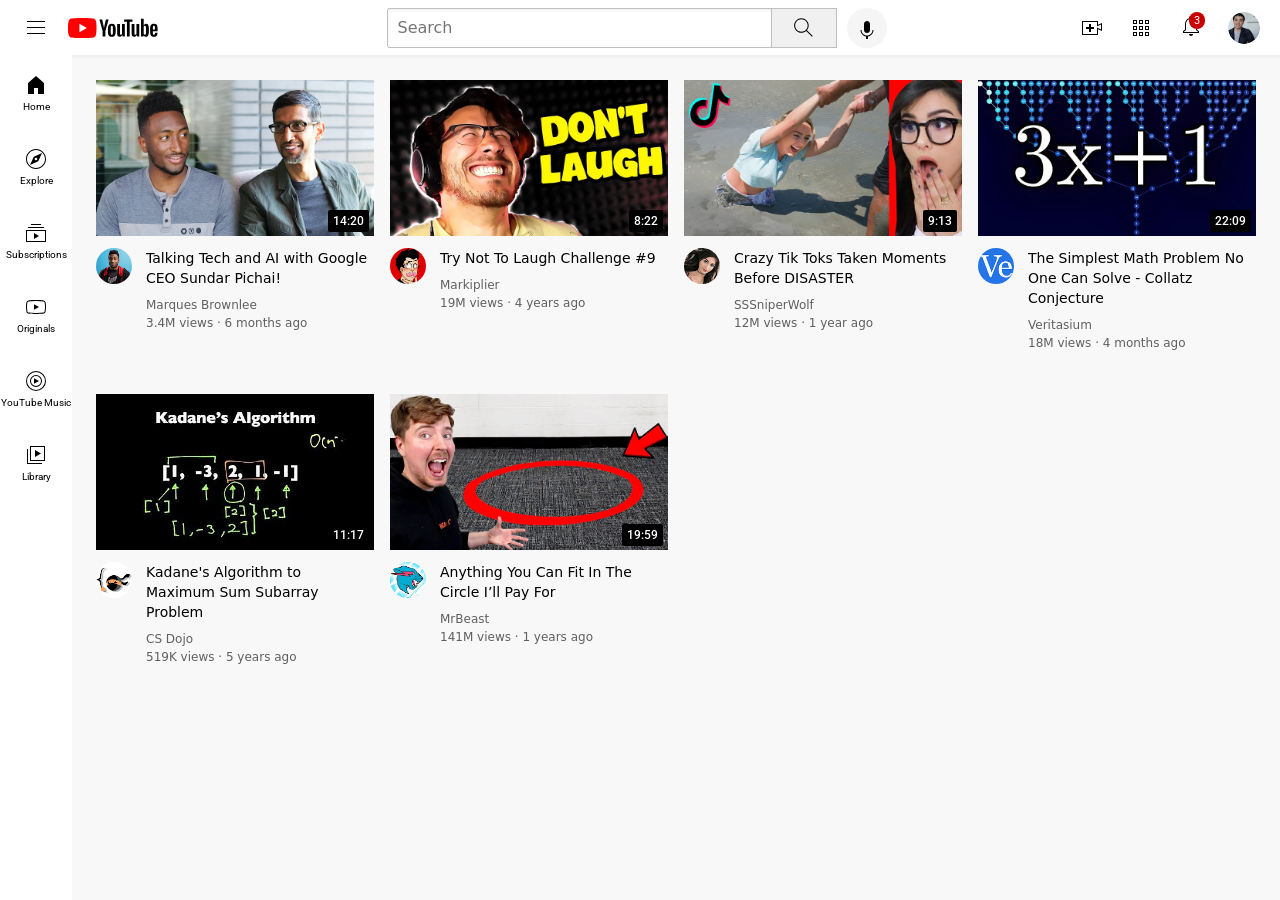
<file: index.html>
<!DOCTYPE html>
<html lang="en">
  <head>
    <meta charset="UTF-8" />
    <meta name="viewport" content="width=device-width, initial-scale=1.0" />
    <title>youtube</title>
    <link rel="preconnect" href="https://fonts.googleapis.com" />
    <link rel="preconnect" href="https://fonts.gstatic.com" crossorigin />
    <link
      href="https://fonts.googleapis.com/css2?family=Roboto:ital,wght@0,100..900;1,100..900&display=swap"
      rel="stylesheet"
    />
    <link rel="stylesheet" href="styles/general.css" />
    <link rel="stylesheet" href="styles/header.css" />
    <link rel="stylesheet" href="styles/video.css" />
    <link rel="stylesheet" href="styles/sidebar.css" />
  </head>
  <body>
    <div class="header">
      <div class="left-section">
        <img class="hamburger-menu" src="icons/hamburger-menu.svg" alt="" />
        <img class="youtube-logo" src="icons/youtube-logo.svg" alt="" />
      </div>
      <div class="middle-section">
        <input class="search-bar" type="text" placeholder="Search" />
        <button class="search-button">
          <img class="search-icon" src="icons/search.svg" alt="" />
          <div class="tooltip">search</div>
        </button>
        <button class="voice-search-button">
          <img
            class="voice-search-icon"
            src="icons/voice-search-icon.svg"
            alt=""
          />
          <div class="tooltip">search with your voice</div>
        </button>
      </div>
      <div class="right-section">
        <img class="upload-icon" src="icons/upload.svg" alt="" />
        <img class="youtube-apps-icon" src="icons/youtube-apps.svg" alt="" />
        <div class="notifications-icon-container">
          <img
            class="notifications-icon"
            src="icons/notifications.svg"
            alt=""
          />
          <div class="notifications-count">3</div>
        </div>
        <img class="current-user-picture" src="icons/my-channel.jpeg" alt="" />
      </div>
    </div>
    <div class="sidebar">
      <div class="sidebar-link">
        <img src="icons/home.svg" alt="">
        <div>Home</div>
      </div>
      <div class="sidebar-link">
        <img src="icons/explore.svg" alt="">
        <div>Explore</div>
      </div>
      <div class="sidebar-link">
        <img src="icons/subscriptions.svg" alt="">
        <div>Subscriptions</div>
      </div>
      <div class="sidebar-link">
        <img src="icons/originals.svg" alt="">
        <div>Originals</div>
      </div>
      <div class="sidebar-link">
        <img src="icons/youtube-music.svg" alt="">
        <div>YouTube Music
        </div>
      </div>
      <div class="sidebar-link">
        <img src="icons/library.svg" alt="">
        <div>Library</div>
      </div>
    </div>

    <div class="video-grid">
      <div class="div-thumbnail">
        <div class="thumbnail-row">
          <img class="thumbnail" src="thumnails/thumbnail-1.webp" alt="" />
          <div class="video-time">14:20</div>
        </div>
        <div class="video-info-grid">
          <div class="profile-pic">
            <img
              class="profile-pic-img"
              src="profile-pictures/channel-1.jpeg"
              alt=""
            />
          </div>
          <div class="des">
            <p class="video-title">
              Talking Tech and AI with Google CEO Sundar Pichai!
            </p>
            <p class="video-title-2">Marques Brownlee</p>
            <p class="video-title-3">3.4M views &#183; 6 months ago</p>
          </div>
        </div>
      </div>

      <div class="div-thumbnail">
        <div class="thumbnail-row">
          <img class="thumbnail" src="thumnails/thumbnail-2.webp" alt="" />
          <div class="video-time">8:22</div>
        </div>
        <div class="video-info-grid">
          <div class="profile-pic">
            <img
              class="profile-pic-img"
              src="profile-pictures/channel-2.jpeg"
              alt=""
            />
          </div>
          <div class="des">
            <p class="video-title">Try Not To Laugh Challenge #9</p>
            <p class="video-title-2">Markiplier</p>
            <p class="video-title-2">19M views &#183; 4 years ago</p>
          </div>
        </div>
      </div>

      <div class="div-thumbnail">
        <div class="thumbnail-row">
          <img class="thumbnail" src="thumnails/thumbnail-3.webp" alt="" />
          <div class="video-time">9:13</div>
        </div>
        <div class="video-info-grid">
          <div class="profile-pic">
            <img
              class="profile-pic-img"
              src="profile-pictures/channel-3.jpeg"
              alt=""
            />
          </div>
          <div class="des">
            <p class="video-title">
              Crazy Tik Toks Taken Moments Before DISASTER
            </p>
            <p class="video-title-2">SSSniperWolf</p>
            <p class="video-title-3">12M views &#183; 1 year ago</p>
          </div>
        </div>
      </div>

      <div class="div-thumbnail">
        <div class="thumbnail-row">
          <img class="thumbnail" src="thumnails/thumbnail-4.webp" alt="" />
          <div class="video-time">22:09</div>
        </div>
        <div class="video-info-grid">
          <div class="profile-pic">
            <img
              class="profile-pic-img"
              src="profile-pictures/channel-4.jpeg"
              alt=""
            />
          </div>
          <div class="des">
            <p class="video-title">
              The Simplest Math Problem No One Can Solve - Collatz Conjecture
            </p>
            <p class="video-title-2">Veritasium</p>
            <p class="video-title-2">18M views &#183; 4 months ago</p>
          </div>
        </div>
      </div>

      <div class="div-thumbnail">
        <div class="thumbnail-row">
          <img class="thumbnail" src="thumnails/thumbnail-5.webp" alt="" />
          <div class="video-time">11:17</div>
        </div>
        <div class="video-info-grid">
          <div class="profile-pic">
            <img
              class="profile-pic-img"
              src="profile-pictures/channel-5.jpeg"
              alt=""
            />
          </div>
          <div class="des">
            <p class="video-title">
              Kadane's Algorithm to Maximum Sum Subarray Problem
            </p>
            <p class="video-title-2">CS Dojo</p>
            <p class="video-title-3">519K views &#183; 5 years ago</p>
          </div>
        </div>
      </div>

      <div class="div-thumbnail">
        <div class="thumbnail-row">
          <img class="thumbnail" src="thumnails/thumbnail-6.webp" alt="" />
          <div class="video-time">19:59</div>
        </div>
        <div class="video-info-grid">
          <div class="profile-pic">
            <img
              class="profile-pic-img"
              src="profile-pictures/channel-6.jpeg"
              alt=""
            />
          </div>
          <div class="des">
            <p class="video-title">
              Anything You Can Fit In The Circle I’ll Pay For
            </p>
            <p class="video-title-2">MrBeast</p>
            <p class="video-title-2">141M views &#183; 1 years ago</p>
          </div>
        </div>
      </div>
    </div>
  </body>
</html>
</file>
<file: styles/general.css>
p {
  font-family: system-ui, -apple-system, BlinkMacSystemFont, "Segoe UI",
    Roboto, Oxygen, Ubuntu, Cantarell, "Open Sans", "Helvetica Neue",
    sans-serif, Arial, Helvetica, sans-serif;
  margin-top: 0;
  margin-bottom: 0;
}

body{
  margin: 0;
  padding-top: 80px;
  padding-left: 96px;
  padding-right: 24px;
  background-color: rgb(248, 248, 248);
}
</file>
<file: styles/header.css>
.header {
    height: 55px;
    display: flex;
    flex-direction: row;
    justify-content: space-between;
    position: fixed;
    top: 0px;
    left: 0px;
    right: 0px;
    z-index: 100;
    background-color: white;
    border: bottom width 1px;
    border-bottom-style:solid;
    border-bottom-color: rgb(240, 240, 240);
  }

  .left-section {
    display: flex;
    align-items: center;

  }

  .hamburger-menu{
    height: 24px;
    margin-left: 24px;
    margin-right: 20px;
    }

  .youtube-logo{
    height: 20px;
  }
  .middle-section {
    flex: 1;
    margin-left: 70px;
    margin-right: 35px;
    max-width: 500px;
    min-width: 200px;
    display: flex;
    align-items: center;
  }

  .search-bar {
    flex: 1;
    height: 36px;
    padding-left: 10px;
    font-size: 16px;
    border-width: 1px;
    border-style: solid;
    border-color: rgb(192, 192, 192);
    border-radius: 2px;
    box-shadow: inset 1px 2px 3px rgba(0, 0, 0, 0.05);
    width: 0;
  }

  .search-bar::placeholder {
    font-family: system-ui, -apple-system, BlinkMacSystemFont, 'Segoe UI', Roboto, Oxygen, Ubuntu, Cantarell, 'Open Sans', 'Helvetica Neue', sans-serif , Arial, Helvetica, sans-serif;
    font-size: 16px;
  }

  .search-button {
      height: 40px;
      width: 66px;
      background-color: rgb(240, 240, 240);
    border-width: 1px;
    border-style: solid;
    border-color: rgb(192, 192, 192);
    margin-left: -1px;
    margin-right: 10px;

    }

    .search-button , .voice-search-button{
      display: flex;
      justify-content: center;
      align-items: center;
      position: relative;

    }

    .search-button .tooltip , .voice-search-button .tooltip {
      position: absolute;
      background-color: gray;
      color: white;
      padding: 4px 8px;
      border-radius: 2px;
      font-size: 12px;
      bottom: -30px;
      opacity: 0;
      transition: opacity 0.15s;
      pointer-events: none;
      white-space: nowrap;
    }

    .search-button:hover  .tooltip , .voice-search-button:hover  .tooltip {
      opacity: 1;
    }

  .search-icon {
    height: 25px;  }

  .voice-search-button {
    height: 40px;
    width: 40px;
    border-radius: 20px;
    border: none;
    background-color: rgb(245, 245, 245);
  }

  .voice-search-icon {
    height: 24px;
    margin-top: 4px;
  }

  .right-section {
    width: 180px;
    margin-right: 20px;
    display: flex;
    align-items: center;
    justify-content: space-between;
    flex-shrink: 0;
  }

  .upload-icon {
    height: 24px;
  }

  .youtube-apps-icon {
    height: 24px;
  }

  .notifications-icon {
    height: 24px;
  }

  .notifications-icon-container {
    position: relative;
    
  }

  .notifications-count {
    position: absolute;
    top: -2px;
    right: -2px;
    background-color: rgb(200, 0, 0);
    color: white;
    font-family: roboto , Arial, Helvetica, sans-serif;
    font-size: 11px;
    padding-left: 5px;
    padding-right: 5px;
    padding-top: 2px;
    padding-bottom: 2px; 
    border-radius: 10px;
  }
  .current-user-picture {
    height: 32px;
    border-radius: 16px;
  }
</file>
<file: styles/video.css>
.thumbnail {
  width: 100%;
}

.thumbnail-row {
  margin-bottom: 8px;
  position: relative;
}

.video-grid {
  display: grid;
  grid-template-columns: 1fr 1fr 1fr;
  column-gap: 16px;
  row-gap: 40px;
}

@media (max-width: 750px) {
  .video-grid {
    grid-template-columns: 1fr 1fr;

  }
}

@media(min-width: 751px) and (max-width: 999px) {
  .video-grid {
    grid-template-columns: 1fr 1fr 1fr;

  }
}

@media(min-width: 1000px) {
  .video-grid {
    grid-template-columns: 1fr 1fr 1fr 1fr;

  }
}



.video-info-grid {
  display: grid;
  grid-template-columns: 50px 1fr;
}

.profile-pic-img {
  width: 36px;
  border-radius: 50px;
}

.video-title {
  margin-top: 0;
  font-size: 14px;
  font-weight: 500;
  line-height: 20px;
  margin-bottom: 10px;
}

.video-title-2,
.video-title-3 {
  font-size: 12px;
  color: rgb(96, 96, 96);
}

.video-title-2 {
  margin-bottom: 4px;
}

.video-time {
  font-family: roboto , Arial, Helvetica, sans-serif;
  font-size: 12px;
  font-weight: 500;
  padding: 4px 5px;
  border-radius: 2px;
  background-color: black;
  color: white;
  position: absolute;
  bottom: 8px;
  right: 5px;

}
</file>
<file: styles/sidebar.css>
.sidebar {
  position: fixed;
  left: 0px;
  bottom: 0px;
  top: 55px;
  background-color: white;
  width: 72px;
  z-index: 200;
  padding: top 5px; ;
}

.sidebar-link {
  height: 74px;
  display: flex;
  justify-content: center;
  align-items: center;
  flex-direction: column;
  cursor: pointer;
}

.sidebar-link:hover {
  background-color: rgb(235, 235, 235);
}

.sidebar-link img {
  height: 24px;
  margin-bottom: 4px;

}

.sidebar-link div {
  font-family: roboto , Arial, Helvetica, sans-serif;
  font-size: 10px;

}
</file>
